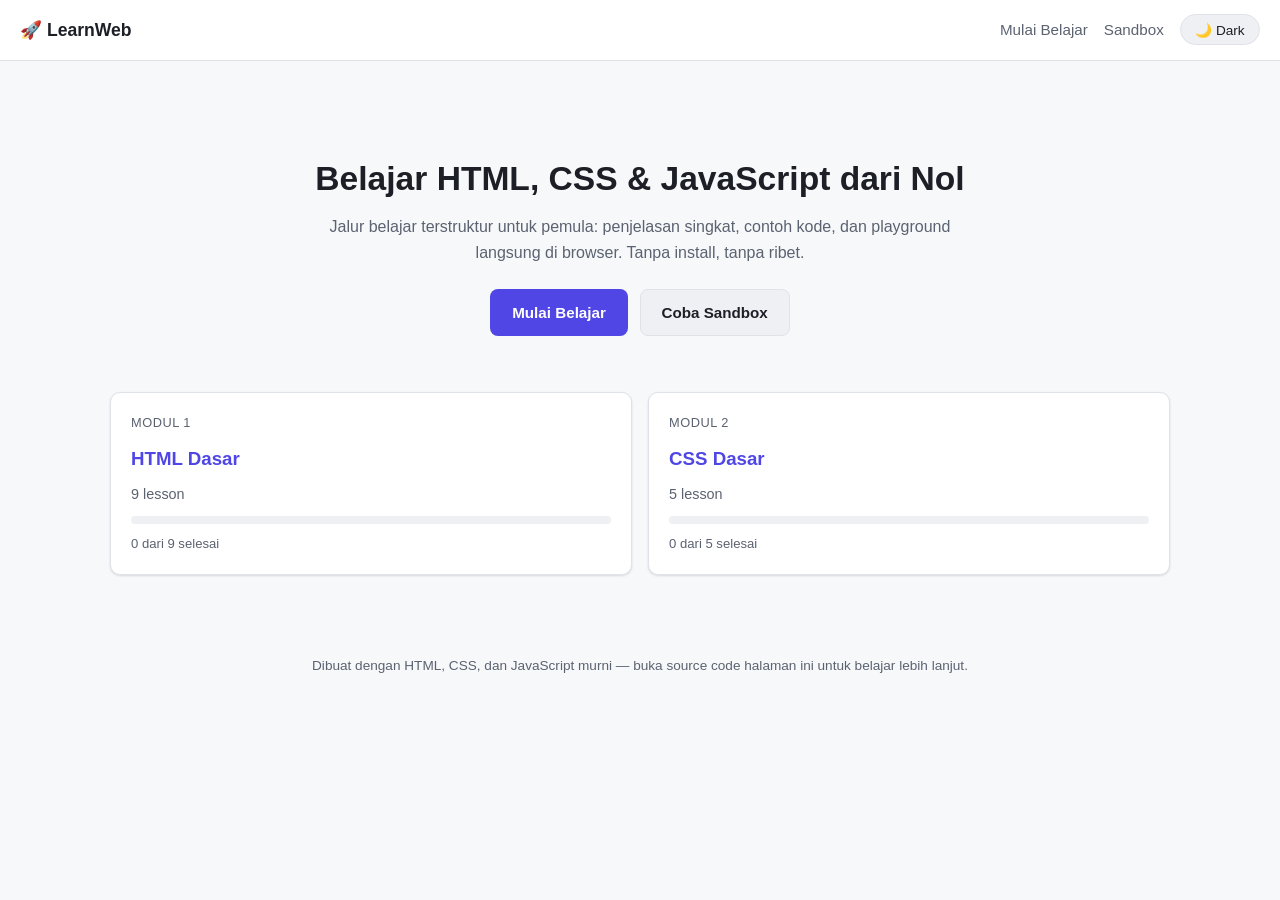
<file: index.html>
<!DOCTYPE html>
<html lang="id">
<head>
  <meta charset="UTF-8">
  <meta name="viewport" content="width=device-width, initial-scale=1.0">
  <title>LearnWeb — Jalur Belajar HTML/CSS/JavaScript</title>
  <link rel="stylesheet" href="assets/css/style.css">
  <script src="assets/js/theme.js"></script>
</head>
<body>
  <header class="navbar">
    <a class="brand" href="index.html">🚀 LearnWeb</a>
    <nav>
      <a href="app.html">Mulai Belajar</a>
      <a href="sandbox.html">Sandbox</a>
      <button class="theme-toggle" data-theme-toggle type="button">🌙 Dark</button>
    </nav>
  </header>

  <main class="container">
    <section class="hero">
      <h1>Belajar HTML, CSS &amp; JavaScript dari Nol</h1>
      <p>Jalur belajar terstruktur untuk pemula: penjelasan singkat, contoh kode, dan playground langsung di browser. Tanpa install, tanpa ribet.</p>
      <div class="hero-actions">
        <a id="continue-btn" class="btn btn-primary" href="app.html">Mulai Belajar</a>
        <a class="btn btn-secondary" href="sandbox.html">Coba Sandbox</a>
      </div>
    </section>

    <section>
      <div id="roadmap" class="roadmap">
        <p class="progress-label">Memuat modul...</p>
      </div>
    </section>
  </main>

  <footer class="site-footer">
    Dibuat dengan HTML, CSS, dan JavaScript murni — buka source code halaman ini untuk belajar lebih lanjut.
  </footer>

  <script src="assets/js/progress.js"></script>
  <script src="assets/js/project.js"></script>
  <script src="assets/js/playground.js"></script>
  <script src="data/lessons/html-dasar.js"></script>
  <script src="data/lessons/css-dasar.js"></script>
  <!-- Modul lanjutan dinonaktifkan sementara, lihat catatan di assets/js/app.js -->
  <script src="assets/js/app.js"></script>
</body>
</html>
</file>
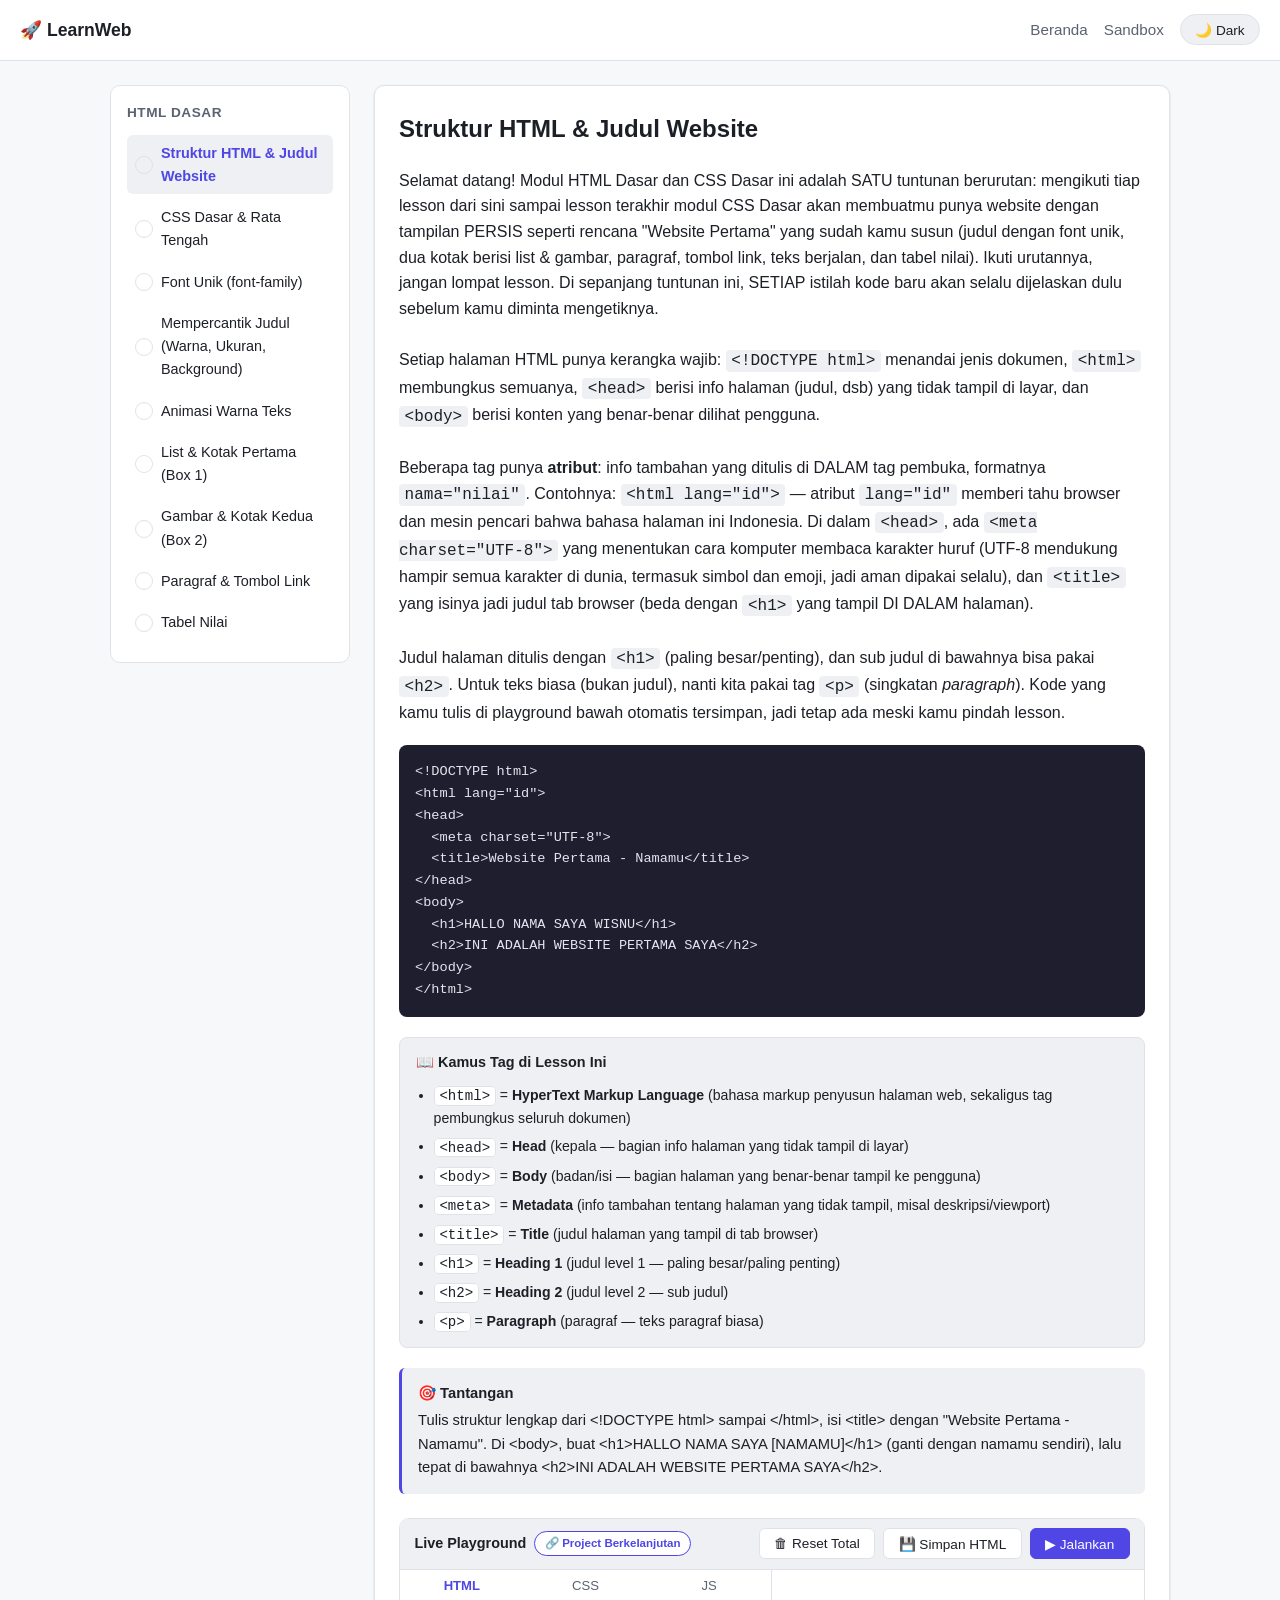
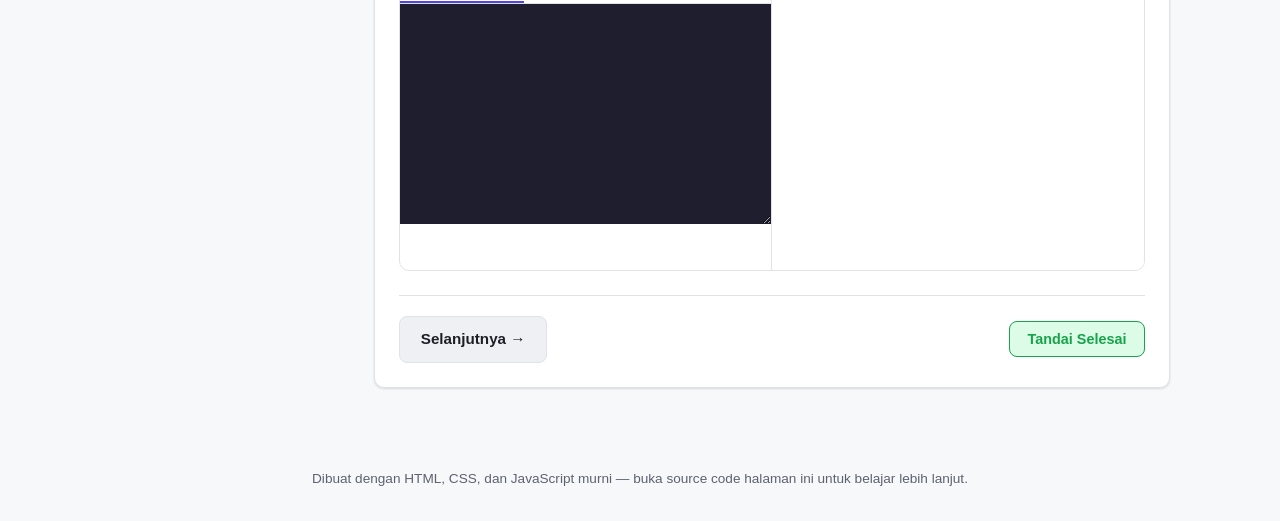
<file: app.html>
<!DOCTYPE html>
<html lang="id">
<head>
  <meta charset="UTF-8">
  <meta name="viewport" content="width=device-width, initial-scale=1.0">
  <title>Belajar — LearnWeb</title>
  <link rel="stylesheet" href="assets/css/style.css">
  <script src="assets/js/theme.js"></script>
</head>
<body>
  <header class="navbar">
    <a class="brand" href="index.html">🚀 LearnWeb</a>
    <nav>
      <a href="index.html">Beranda</a>
      <a href="sandbox.html">Sandbox</a>
      <button class="theme-toggle" data-theme-toggle type="button">🌙 Dark</button>
    </nav>
  </header>

  <main class="container">
    <div id="lesson-app">
      <p class="progress-label">Memuat lesson...</p>
    </div>
  </main>

  <footer class="site-footer">
    Dibuat dengan HTML, CSS, dan JavaScript murni — buka source code halaman ini untuk belajar lebih lanjut.
  </footer>

  <script src="assets/js/progress.js"></script>
  <script src="assets/js/project.js"></script>
  <script src="assets/js/playground.js"></script>
  <script src="assets/js/tag-glossary.js"></script>
  <script src="data/lessons/html-dasar.js"></script>
  <script src="data/lessons/css-dasar.js"></script>
  <!-- Modul lanjutan dinonaktifkan sementara, lihat catatan di assets/js/app.js -->
  <script src="assets/js/app.js"></script>
</body>
</html>
</file>
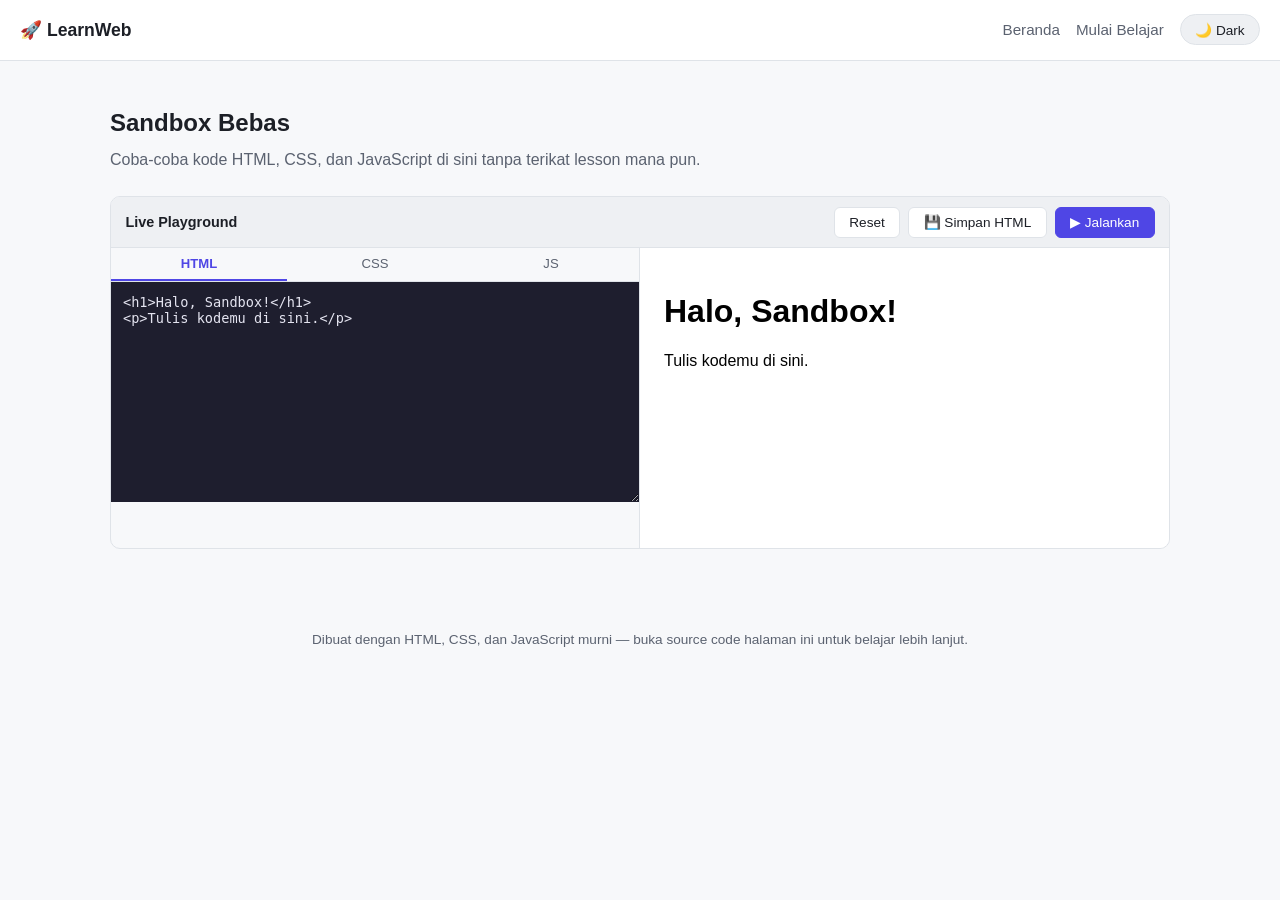
<file: sandbox.html>
<!DOCTYPE html>
<html lang="id">
<head>
  <meta charset="UTF-8">
  <meta name="viewport" content="width=device-width, initial-scale=1.0">
  <title>Sandbox — LearnWeb</title>
  <link rel="stylesheet" href="assets/css/style.css">
  <script src="assets/js/theme.js"></script>
</head>
<body>
  <header class="navbar">
    <a class="brand" href="index.html">🚀 LearnWeb</a>
    <nav>
      <a href="index.html">Beranda</a>
      <a href="app.html">Mulai Belajar</a>
      <button class="theme-toggle" data-theme-toggle type="button">🌙 Dark</button>
    </nav>
  </header>

  <main class="container">
    <div class="sandbox-intro">
      <h2>Sandbox Bebas</h2>
      <p>Coba-coba kode HTML, CSS, dan JavaScript di sini tanpa terikat lesson mana pun.</p>
    </div>
    <div id="sandbox-app"></div>
  </main>

  <footer class="site-footer">
    Dibuat dengan HTML, CSS, dan JavaScript murni — buka source code halaman ini untuk belajar lebih lanjut.
  </footer>

  <script src="assets/js/progress.js"></script>
  <script src="assets/js/playground.js"></script>
  <script src="assets/js/app.js"></script>
</body>
</html>
</file>
<file: assets/css/style.css>
/* ===== Variabel Warna (Light default, Dark via [data-theme="dark"]) ===== */
:root {
  --bg: #f7f8fa;
  --bg-elevated: #ffffff;
  --bg-muted: #eef0f3;
  --text: #1c1f26;
  --text-muted: #5b6270;
  --border: #dfe3e8;
  --accent: #4f46e5;
  --accent-hover: #4338ca;
  --accent-contrast: #ffffff;
  --success: #16a34a;
  --success-bg: #dcfce7;
  --danger: #dc2626;
  --code-bg: #1e1e2e;
  --code-text: #e4e4f0;
  --shadow: 0 1px 3px rgba(16, 20, 30, 0.08), 0 1px 2px rgba(16, 20, 30, 0.06);
  --radius: 10px;
}

:root[data-theme="dark"] {
  --bg: #14161c;
  --bg-elevated: #1c1f28;
  --bg-muted: #23262f;
  --text: #e7e9ee;
  --text-muted: #9aa1b1;
  --border: #2e3240;
  --accent: #818cf8;
  --accent-hover: #a5b0fb;
  --accent-contrast: #14161c;
  --success: #4ade80;
  --success-bg: #14351f;
  --danger: #f87171;
  --code-bg: #0f1017;
  --code-text: #e4e4f0;
  --shadow: 0 1px 3px rgba(0, 0, 0, 0.4), 0 1px 2px rgba(0, 0, 0, 0.3);
}

/* ===== Reset dasar ===== */
* { box-sizing: border-box; }
html, body { height: 100%; }
body {
  margin: 0;
  font-family: -apple-system, BlinkMacSystemFont, "Segoe UI", Roboto, Helvetica, Arial, sans-serif;
  background: var(--bg);
  color: var(--text);
  line-height: 1.6;
}
a { color: var(--accent); text-decoration: none; }
a:hover { text-decoration: underline; }
img { max-width: 100%; }
button {
  font-family: inherit;
  cursor: pointer;
}
code, pre {
  font-family: "SFMono-Regular", Consolas, "Liberation Mono", Menlo, monospace;
}

/* ===== Navbar ===== */
.navbar {
  display: flex;
  align-items: center;
  justify-content: space-between;
  gap: 1rem;
  padding: 0.9rem 1.25rem;
  background: var(--bg-elevated);
  border-bottom: 1px solid var(--border);
  position: sticky;
  top: 0;
  z-index: 20;
}
.navbar .brand {
  font-weight: 700;
  font-size: 1.1rem;
  color: var(--text);
}
.navbar .brand:hover { text-decoration: none; }
.navbar nav {
  display: flex;
  align-items: center;
  gap: 1rem;
  flex-wrap: wrap;
}
.navbar nav a {
  color: var(--text-muted);
  font-size: 0.95rem;
}
.navbar nav a:hover { color: var(--accent); }

.theme-toggle {
  background: var(--bg-muted);
  border: 1px solid var(--border);
  color: var(--text);
  border-radius: 999px;
  padding: 0.4rem 0.9rem;
  font-size: 0.85rem;
}
.theme-toggle:hover { border-color: var(--accent); }

/* ===== Layout container ===== */
.container {
  max-width: 1100px;
  margin: 0 auto;
  padding: 1.5rem 1.25rem 3rem;
}

/* ===== Landing page ===== */
.hero {
  text-align: center;
  padding: 2.5rem 1rem 1.5rem;
}
.hero h1 {
  font-size: 2.1rem;
  margin-bottom: 0.5rem;
}
.hero p {
  color: var(--text-muted);
  max-width: 640px;
  margin: 0 auto;
}
.hero-actions {
  margin-top: 1.5rem;
  display: flex;
  gap: 0.75rem;
  justify-content: center;
  flex-wrap: wrap;
}

.btn {
  display: inline-block;
  padding: 0.65rem 1.3rem;
  border-radius: 8px;
  border: 1px solid transparent;
  font-weight: 600;
  font-size: 0.95rem;
}
.btn:hover { text-decoration: none; }
.btn-primary {
  background: var(--accent);
  color: var(--accent-contrast);
}
.btn-primary:hover { background: var(--accent-hover); }
.btn-secondary {
  background: var(--bg-muted);
  color: var(--text);
  border-color: var(--border);
}
.btn-secondary:hover { border-color: var(--accent); }

.roadmap {
  display: grid;
  grid-template-columns: repeat(auto-fit, minmax(230px, 1fr));
  gap: 1rem;
  margin-top: 2rem;
}
.module-card {
  background: var(--bg-elevated);
  border: 1px solid var(--border);
  border-radius: var(--radius);
  padding: 1.25rem;
  box-shadow: var(--shadow);
  display: flex;
  flex-direction: column;
  gap: 0.6rem;
}
.module-card .module-step {
  font-size: 0.8rem;
  color: var(--text-muted);
  text-transform: uppercase;
  letter-spacing: 0.04em;
}
.module-card h3 { margin: 0; }
.module-card p { margin: 0; color: var(--text-muted); font-size: 0.9rem; }
.progress-bar {
  height: 8px;
  border-radius: 999px;
  background: var(--bg-muted);
  overflow: hidden;
}
.progress-bar-fill {
  height: 100%;
  background: var(--accent);
  border-radius: 999px;
  transition: width 0.3s ease;
}
.progress-label {
  font-size: 0.82rem;
  color: var(--text-muted);
}

/* ===== Lesson page layout ===== */
.lesson-layout {
  display: grid;
  grid-template-columns: 240px 1fr;
  gap: 1.5rem;
  align-items: start;
}
@media (max-width: 780px) {
  .lesson-layout { grid-template-columns: 1fr; }
}

.lesson-sidebar {
  background: var(--bg-elevated);
  border: 1px solid var(--border);
  border-radius: var(--radius);
  padding: 1rem;
  position: sticky;
  top: 70px;
}
@media (max-width: 780px) {
  .lesson-sidebar { position: static; }
}
.lesson-sidebar h4 {
  margin: 0 0 0.75rem;
  font-size: 0.85rem;
  text-transform: uppercase;
  letter-spacing: 0.04em;
  color: var(--text-muted);
}
.lesson-sidebar ul { list-style: none; margin: 0; padding: 0; }
.lesson-sidebar li { margin-bottom: 0.35rem; }
.lesson-sidebar a {
  display: flex;
  align-items: center;
  gap: 0.5rem;
  padding: 0.4rem 0.5rem;
  border-radius: 6px;
  color: var(--text);
  font-size: 0.9rem;
}
.lesson-sidebar a:hover { background: var(--bg-muted); text-decoration: none; }
.lesson-sidebar a.active {
  background: var(--bg-muted);
  color: var(--accent);
  font-weight: 600;
}
.lesson-sidebar .check {
  width: 18px;
  height: 18px;
  border-radius: 50%;
  border: 1.5px solid var(--border);
  flex: none;
  display: inline-flex;
  align-items: center;
  justify-content: center;
  font-size: 0.7rem;
  color: transparent;
}
.lesson-sidebar .check.done {
  background: var(--success);
  border-color: var(--success);
  color: #fff;
}

.lesson-content {
  background: var(--bg-elevated);
  border: 1px solid var(--border);
  border-radius: var(--radius);
  padding: 1.5rem;
  box-shadow: var(--shadow);
}
.lesson-content h2 { margin-top: 0; }
.lesson-explanation { margin-bottom: 1.25rem; }
.lesson-explanation code {
  background: var(--bg-muted);
  padding: 0.1rem 0.35rem;
  border-radius: 4px;
}

pre.code-block {
  background: var(--code-bg);
  color: var(--code-text);
  padding: 1rem;
  border-radius: 8px;
  overflow-x: auto;
  font-size: 0.85rem;
  margin: 0 0 1.25rem;
}

.tag-glossary {
  background: var(--bg-muted);
  border: 1px solid var(--border);
  border-radius: 8px;
  padding: 0.85rem 1rem;
  margin-bottom: 1.25rem;
}
.tag-glossary h4 {
  margin: 0 0 0.6rem;
  font-size: 0.9rem;
}
.tag-glossary ul {
  margin: 0;
  padding-left: 1.1rem;
  font-size: 0.88rem;
}
.tag-glossary li { margin-bottom: 0.35rem; }
.tag-glossary li:last-child { margin-bottom: 0; }
.tag-glossary code {
  background: var(--bg-elevated);
  padding: 0.05rem 0.3rem;
  border-radius: 4px;
  border: 1px solid var(--border);
}

.tantangan-box {
  background: var(--bg-muted);
  border-left: 3px solid var(--accent);
  padding: 0.85rem 1rem;
  border-radius: 6px;
  margin-bottom: 1.25rem;
  font-size: 0.92rem;
}
.tantangan-box strong { display: block; margin-bottom: 0.25rem; }

.lesson-actions {
  display: flex;
  align-items: center;
  justify-content: space-between;
  gap: 1rem;
  flex-wrap: wrap;
  margin-top: 1.5rem;
  padding-top: 1.25rem;
  border-top: 1px solid var(--border);
}
.lesson-nav { display: flex; gap: 0.5rem; }

.mark-complete-btn {
  background: var(--success-bg);
  color: var(--success);
  border: 1px solid var(--success);
  padding: 0.55rem 1.1rem;
  border-radius: 8px;
  font-weight: 600;
  font-size: 0.9rem;
}
.mark-complete-btn.is-done::before { content: "✓ "; }

/* ===== Playground ===== */
.playground {
  margin-top: 1.5rem;
  border: 1px solid var(--border);
  border-radius: var(--radius);
  overflow: hidden;
}
.playground-header {
  display: flex;
  align-items: center;
  justify-content: space-between;
  padding: 0.6rem 0.9rem;
  background: var(--bg-muted);
  border-bottom: 1px solid var(--border);
  flex-wrap: wrap;
  gap: 0.5rem;
}
.playground-header h4 { margin: 0; font-size: 0.9rem; display: flex; align-items: center; gap: 0.5rem; flex-wrap: wrap; }
.pg-badge {
  font-size: 0.72rem;
  font-weight: 600;
  color: var(--accent);
  background: var(--bg-elevated);
  border: 1px solid var(--accent);
  border-radius: 999px;
  padding: 0.15rem 0.6rem;
}
.playground-buttons { display: flex; gap: 0.5rem; flex-wrap: wrap; }
.pg-btn {
  border: 1px solid var(--border);
  background: var(--bg-elevated);
  color: var(--text);
  padding: 0.4rem 0.9rem;
  border-radius: 6px;
  font-size: 0.85rem;
}
.pg-btn.pg-run {
  background: var(--accent);
  color: var(--accent-contrast);
  border-color: var(--accent);
}
.pg-btn.pg-run:hover { background: var(--accent-hover); }
.pg-btn:hover { border-color: var(--accent); }

.playground-body {
  display: grid;
  grid-template-columns: 1fr 1fr;
}
@media (max-width: 780px) {
  .playground-body { grid-template-columns: 1fr; }
}
.pg-editors {
  border-right: 1px solid var(--border);
  display: flex;
  flex-direction: column;
}
@media (max-width: 780px) {
  .pg-editors { border-right: none; border-bottom: 1px solid var(--border); }
}
.pg-tabs {
  display: flex;
  border-bottom: 1px solid var(--border);
}
.pg-tab {
  flex: 1;
  background: transparent;
  border: none;
  padding: 0.5rem;
  font-size: 0.82rem;
  color: var(--text-muted);
  border-bottom: 2px solid transparent;
}
.pg-tab.active {
  color: var(--accent);
  border-bottom-color: var(--accent);
  font-weight: 600;
}
.pg-panels { position: relative; }
.pg-panel { display: none; }
.pg-panel.active { display: block; }
.pg-panel textarea {
  width: 100%;
  height: 220px;
  border: none;
  resize: vertical;
  padding: 0.75rem;
  font-size: 0.85rem;
  background: var(--code-bg);
  color: var(--code-text);
  display: block;
}
.pg-panel textarea:focus { outline: none; }
.pg-preview {
  width: 100%;
  height: 100%;
  min-height: 300px;
  border: none;
  background: #fff;
  display: block;
}

/* ===== Sandbox page ===== */
.sandbox-intro { margin-bottom: 1rem; }
.sandbox-intro h2 { margin-bottom: 0.25rem; }
.sandbox-intro p { color: var(--text-muted); margin: 0; }

/* ===== Footer ===== */
.site-footer {
  text-align: center;
  padding: 2rem 1rem;
  color: var(--text-muted);
  font-size: 0.85rem;
}
</file>
